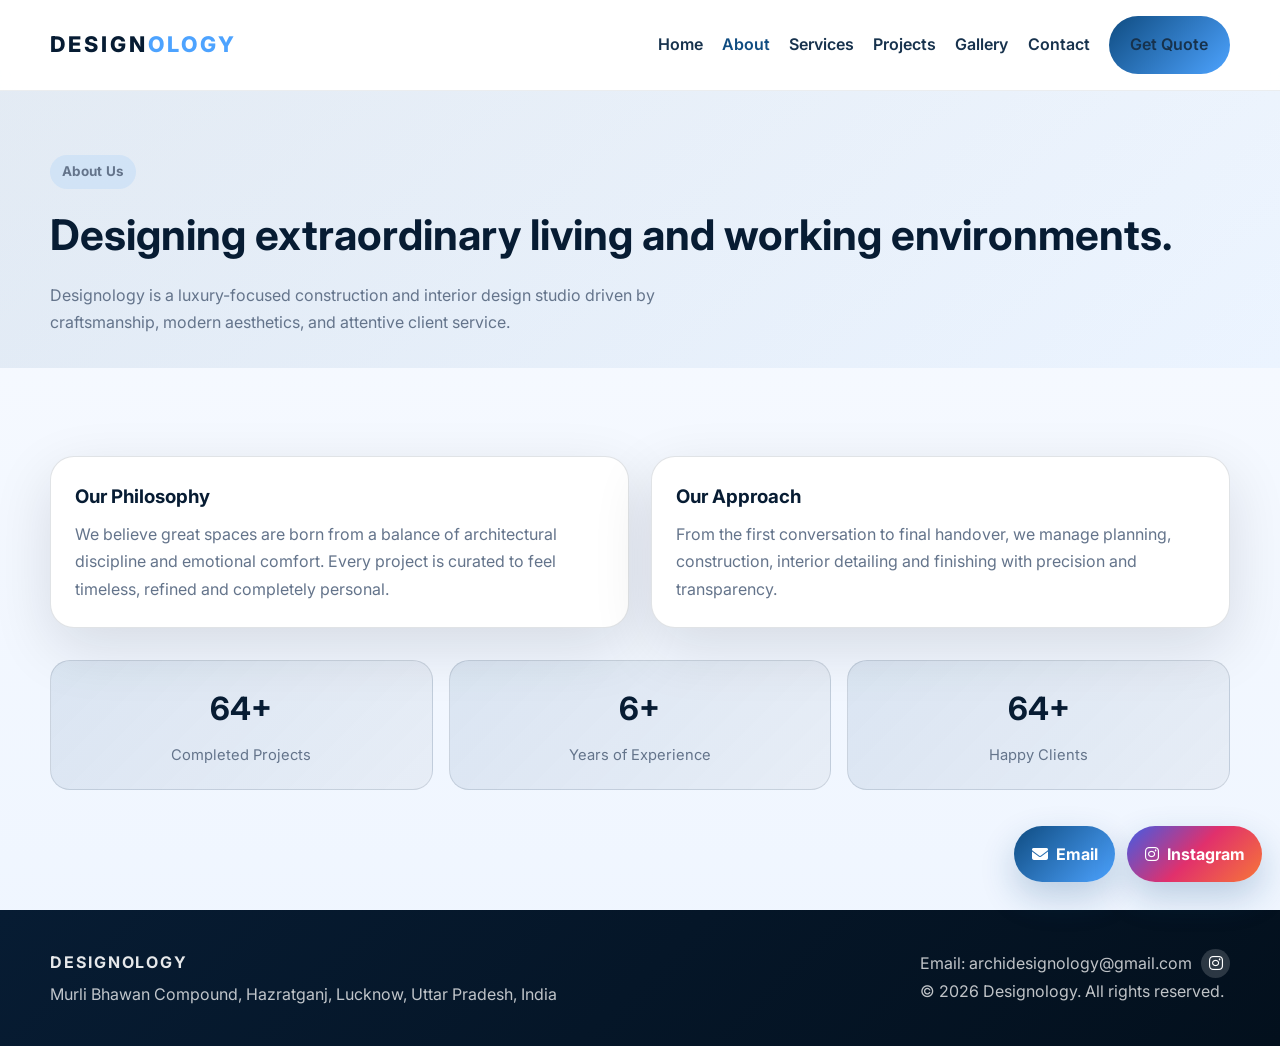
<file: about.html>
<!DOCTYPE html>
<html lang="en">
  <head>
    <meta charset="UTF-8" />
    <meta name="viewport" content="width=device-width, initial-scale=1.0" />
    <title>About | Designology</title>
    <link rel="preconnect" href="https://fonts.googleapis.com" />
    <link rel="preconnect" href="https://fonts.gstatic.com" crossorigin />
    <link href="https://fonts.googleapis.com/css2?family=Inter:wght@400;500;600;700;800&display=swap" rel="stylesheet" />
    <link rel="stylesheet" href="https://cdnjs.cloudflare.com/ajax/libs/font-awesome/6.5.2/css/all.min.css" crossorigin="anonymous" referrerpolicy="no-referrer" />
    <link rel="stylesheet" href="styles.css" />
  </head>
  <body>
    <header class="navbar">
      <div class="container">
        <a class="brand" href="index.html">DESIGN<span>OLOGY</span></a>
        <button class="menu-toggle" aria-label="Open menu">☰</button>
        <nav class="nav-links">
          <a href="index.html">Home</a>
          <a href="about.html" class="active">About</a>
          <a href="services.html">Services</a>
          <a href="projects.html">Projects</a>
          <a href="gallery.html">Gallery</a>
          <a href="contact.html">Contact</a>
          <a href="quote.html" class="btn btn-primary">Get Quote</a>
        </nav>
      </div>
    </header>

    <main>
      <section class="page-hero">
        <div class="container reveal">
          <p class="badge">About Us</p>
          <h1>Designing extraordinary living and working environments.</h1>
          <p>Designology is a luxury-focused construction and interior design studio driven by craftsmanship, modern aesthetics, and attentive client service.</p>
        </div>
      </section>

      <section class="section">
        <div class="container grid-2">
          <div class="card reveal">
            <h3>Our Philosophy</h3>
            <p>We believe great spaces are born from a balance of architectural discipline and emotional comfort. Every project is curated to feel timeless, refined and completely personal.</p>
          </div>
          <div class="card reveal">
            <h3>Our Approach</h3>
            <p>From the first conversation to final handover, we manage planning, construction, interior detailing and finishing with precision and transparency.</p>
          </div>
        </div>
        <div class="container">
          <div class="stats-grid reveal">
            <div class="stat"><strong data-target="70" data-suffix="+">0</strong><span>Completed Projects</span></div>
            <div class="stat"><strong data-target="7" data-suffix="+">0</strong><span>Years of Experience</span></div>
            <div class="stat"><strong data-target="70" data-suffix="+">0</strong><span>Happy Clients</span></div>
          </div>
        </div>
      </section>
    </main>

    <footer class="footer">
      <div class="container">
        <div>
          <strong>DESIGNOLOGY</strong>
          <p>Murli Bhawan Compound, Hazratganj, Lucknow, Uttar Pradesh, India</p>
        </div>
        <div>
          <p class="footer-contact">
            <span>Email: archidesignology@gmail.com</span>
            <a class="footer-social-link" href="https://www.instagram.com/designology11/" target="_blank" rel="noopener noreferrer" aria-label="Visit Designology on Instagram">
              <i class="fa-brands fa-instagram" aria-hidden="true"></i>
            </a>
          </p>
          <p>© <span id="year"></span> Designology. All rights reserved.</p>
        </div>
      </div>
    </footer>

    <script src="script.js"></script>
    <div class="floating-actions">
      <a class="floating-action floating-email" href="mailto:archidesignology@gmail.com" aria-label="Email Designology">
        <i class="fa-solid fa-envelope" aria-hidden="true"></i>
        <span>Email</span>
      </a>
      <a class="floating-action floating-instagram" href="https://www.instagram.com/designology11/" target="_blank" rel="noopener noreferrer" aria-label="Visit Designology on Instagram">
        <i class="fa-brands fa-instagram" aria-hidden="true"></i>
        <span>Instagram</span>
      </a>
    </div>
  </body>
</html>
</file>
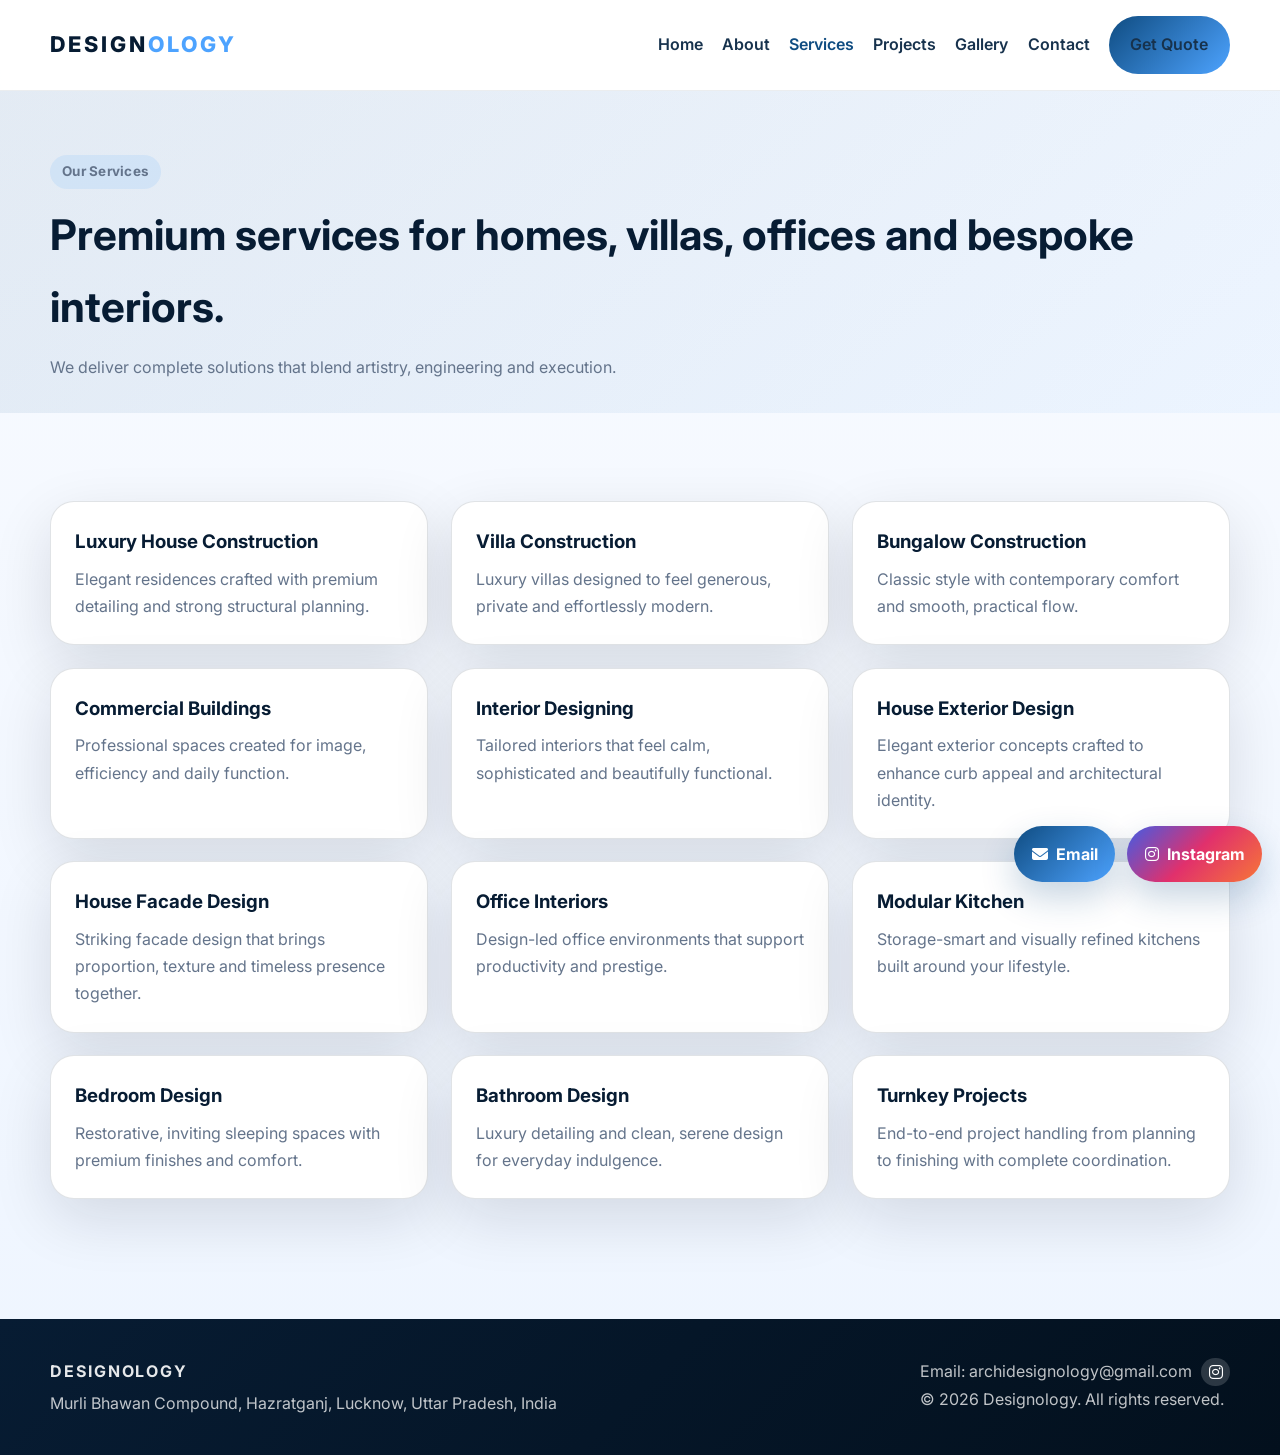
<file: services.html>
<!DOCTYPE html>
<html lang="en">
  <head>
    <meta charset="UTF-8" />
    <meta name="viewport" content="width=device-width, initial-scale=1.0" />
    <title>Services | Designology</title>
    <link rel="preconnect" href="https://fonts.googleapis.com" />
    <link rel="preconnect" href="https://fonts.gstatic.com" crossorigin />
    <link href="https://fonts.googleapis.com/css2?family=Inter:wght@400;500;600;700;800&display=swap" rel="stylesheet" />
    <link rel="stylesheet" href="https://cdnjs.cloudflare.com/ajax/libs/font-awesome/6.5.2/css/all.min.css" crossorigin="anonymous" referrerpolicy="no-referrer" />
    <link rel="stylesheet" href="styles.css" />
  </head>
  <body>
    <header class="navbar">
      <div class="container">
        <a class="brand" href="index.html">DESIGN<span>OLOGY</span></a>
        <button class="menu-toggle" aria-label="Open menu">☰</button>
        <nav class="nav-links">
          <a href="index.html">Home</a>
          <a href="about.html">About</a>
          <a href="services.html" class="active">Services</a>
          <a href="projects.html">Projects</a>
          <a href="gallery.html">Gallery</a>
          <a href="contact.html">Contact</a>
          <a href="quote.html" class="btn btn-primary">Get Quote</a>
        </nav>
      </div>
    </header>

    <main>
      <section class="page-hero">
        <div class="container reveal">
          <p class="badge">Our Services</p>
          <h1>Premium services for homes, villas, offices and bespoke interiors.</h1>
          <p>We deliver complete solutions that blend artistry, engineering and execution.</p>
        </div>
      </section>

      <section class="section">
        <div class="container grid-3">
          <div class="card reveal"><h3>Luxury House Construction</h3><p>Elegant residences crafted with premium detailing and strong structural planning.</p></div>
          <div class="card reveal"><h3>Villa Construction</h3><p>Luxury villas designed to feel generous, private and effortlessly modern.</p></div>
          <div class="card reveal"><h3>Bungalow Construction</h3><p>Classic style with contemporary comfort and smooth, practical flow.</p></div>
          <div class="card reveal"><h3>Commercial Buildings</h3><p>Professional spaces created for image, efficiency and daily function.</p></div>
          <div class="card reveal"><h3>Interior Designing</h3><p>Tailored interiors that feel calm, sophisticated and beautifully functional.</p></div>
          <div class="card reveal"><h3>House Exterior Design</h3><p>Elegant exterior concepts crafted to enhance curb appeal and architectural identity.</p></div>
          <div class="card reveal"><h3>House Facade Design</h3><p>Striking facade design that brings proportion, texture and timeless presence together.</p></div>
          <div class="card reveal"><h3>Office Interiors</h3><p>Design-led office environments that support productivity and prestige.</p></div>
          <div class="card reveal"><h3>Modular Kitchen</h3><p>Storage-smart and visually refined kitchens built around your lifestyle.</p></div>
          <div class="card reveal"><h3>Bedroom Design</h3><p>Restorative, inviting sleeping spaces with premium finishes and comfort.</p></div>
          <div class="card reveal"><h3>Bathroom Design</h3><p>Luxury detailing and clean, serene design for everyday indulgence.</p></div>
          <div class="card reveal"><h3>Turnkey Projects</h3><p>End-to-end project handling from planning to finishing with complete coordination.</p></div>
        </div>
      </section>
    </main>

    <footer class="footer">
      <div class="container">
        <div>
          <strong>DESIGNOLOGY</strong>
          <p>Murli Bhawan Compound, Hazratganj, Lucknow, Uttar Pradesh, India</p>
        </div>
        <div>
          <p class="footer-contact">
            <span>Email: archidesignology@gmail.com</span>
            <a class="footer-social-link" href="https://www.instagram.com/designology11/" target="_blank" rel="noopener noreferrer" aria-label="Visit Designology on Instagram">
              <i class="fa-brands fa-instagram" aria-hidden="true"></i>
            </a>
          </p>
          <p>© <span id="year"></span> Designology. All rights reserved.</p>
        </div>
      </div>
    </footer>

    <script src="script.js"></script>
    <div class="floating-actions">
      <a class="floating-action floating-email" href="mailto:archidesignology@gmail.com" aria-label="Email Designology">
        <i class="fa-solid fa-envelope" aria-hidden="true"></i>
        <span>Email</span>
      </a>
      <a class="floating-action floating-instagram" href="https://www.instagram.com/designology11/" target="_blank" rel="noopener noreferrer" aria-label="Visit Designology on Instagram">
        <i class="fa-brands fa-instagram" aria-hidden="true"></i>
        <span>Instagram</span>
      </a>
    </div>
  </body>
</html>
</file>
<file: styles.css>
:root {
  --primary: #0f4c81;
  --secondary: #4da3ff;
  --accent: #071c33;
  --dark: #03101d;
  --light: #f5f8fc;
  --white: #ffffff;
  --text: #17324d;
  --muted: #64748b;
  --border: rgba(7, 28, 51, 0.12);
  --shadow: 0 20px 60px rgba(4, 19, 34, 0.12);
}

* { box-sizing: border-box; margin: 0; padding: 0; }
html { scroll-behavior: smooth; }
body {
  font-family: 'Manrope', 'Inter', 'Segoe UI', Arial, sans-serif;
  color: var(--text);
  background: linear-gradient(180deg, #f9fbff 0%, #eef5ff 100%);
  line-height: 1.7;
}
a { color: inherit; text-decoration: none; }
img { width: 100%; display: block; }
.container { width: min(1180px, calc(100% - 2rem)); margin: 0 auto; }
.section { padding: 5.5rem 0; }
.section-title { font-size: clamp(1.8rem, 2.4vw, 2.7rem); font-weight: 800; margin-bottom: 0.9rem; color: var(--accent); line-height: 1.2; }
.section-subtitle { color: var(--muted); max-width: 720px; margin-bottom: 2rem; font-size: 1rem; }
.btn {
  display: inline-flex;
  align-items: center;
  justify-content: center;
  border: 0;
  border-radius: 999px;
  padding: 0.95rem 1.35rem;
  font-weight: 700;
  cursor: pointer;
  transition: transform .25s ease, box-shadow .25s ease, background .25s ease;
}
.btn:hover { transform: translateY(-2px); box-shadow: var(--shadow); }
.btn-primary { background: linear-gradient(135deg, var(--primary), var(--secondary)); color: var(--white); }
.btn-secondary { background: rgba(255,255,255,.18); color: var(--white); border: 1px solid rgba(255,255,255,.2); }

.navbar {
  position: sticky;
  top: 0;
  z-index: 1000;
  background: rgba(255,255,255,0.88);
  backdrop-filter: blur(12px);
  border-bottom: 1px solid rgba(7, 28, 51, 0.08);
}
.navbar .container {
  display: flex;
  align-items: center;
  justify-content: space-between;
  padding: 1rem 0;
}
.brand {
  font-size: 1.35rem;
  font-weight: 800;
  letter-spacing: 0.14em;
  color: var(--accent);
}
.brand span { color: var(--secondary); }
.nav-links {
  display: flex;
  gap: 1.2rem;
  align-items: center;
}
.nav-links a {
  font-weight: 600;
  color: var(--text);
  transition: color .2s ease;
}
.nav-links a:hover, .nav-links a.active { color: var(--primary); }
.menu-toggle { display: none; background: transparent; border: 0; font-size: 1.55rem; color: var(--accent); }

.hero {
  position: relative;
  min-height: 92vh;
  display: grid;
  place-items: center;
  overflow: hidden;
}
.hero::before {
  content: '';
  position: absolute;
  inset: 0;
  background: linear-gradient(135deg, rgba(3, 16, 29, 0.84), rgba(15, 76, 129, 0.55)), url('https://images.unsplash.com/photo-1512918728675-ed5a9ecdebfd?auto=format&fit=crop&w=1800&q=80') center/cover;
  transform: scale(1.04);
  z-index: -2;
}
.hero::after {
  content: '';
  position: absolute;
  inset: 0;
  background: linear-gradient(90deg, rgba(3,16,29,.65) 0%, rgba(3,16,29,.3) 50%, rgba(3,16,29,.58) 100%);
  z-index: -1;
}
.hero .container {
  display: grid;
  grid-template-columns: 1.15fr .85fr;
  gap: 2.6rem;
  align-items: center;
  padding: 4.5rem 0;
}
.hero h1 {
  font-size: clamp(2.6rem, 4.8vw, 4.6rem);
  line-height: 1.08;
  color: var(--white);
  margin-bottom: 1rem;
  letter-spacing: -0.02em;
}
.hero p { color: rgba(255,255,255,0.9); font-size: 1.05rem; margin-bottom: 1.4rem; max-width: 640px; }
.hero-actions { display: flex; flex-wrap: wrap; gap: 1rem; margin-top: 1.3rem; }
.hero-badges { display: flex; flex-wrap: wrap; gap: 0.8rem; margin-top: 1.3rem; }
.hero-badges span { background: rgba(255,255,255,.16); color: var(--white); padding: .65rem .95rem; border-radius: 999px; border: 1px solid rgba(255,255,255,.2); font-size: .95rem; }
.hero-card {
  background: rgba(255,255,255,0.97);
  border: 1px solid rgba(255,255,255,.35);
  border-radius: 24px;
  padding: 1.6rem;
  box-shadow: var(--shadow);
}
.hero-card h3 { color: var(--accent); margin-bottom: .45rem; font-size: 1.15rem; }
.hero-card ul { list-style: none; display: grid; gap: .75rem; margin-top: 1rem; }
.hero-card li { display: flex; gap: .6rem; color: var(--muted); }
.hero-card li::before { content: '✦'; color: var(--secondary); }

.grid-2, .grid-3 { display: grid; gap: 1.4rem; }
.grid-2 { grid-template-columns: repeat(2, minmax(0, 1fr)); }
.grid-3 { grid-template-columns: repeat(3, minmax(0, 1fr)); }
.card, .project-card, .gallery-card, .testimonial, .contact-card .card {
  background: var(--white);
  border: 1px solid var(--border);
  border-radius: 24px;
  box-shadow: var(--shadow);
}
.card { padding: 1.5rem; }
.card h3 { margin-bottom: .5rem; color: var(--accent); }
.card p { color: var(--muted); }

.stats-grid { display: grid; grid-template-columns: repeat(3, minmax(0, 1fr)); gap: 1rem; margin-top: 2rem; }
.stat {
  background: linear-gradient(135deg, rgba(15, 76, 129, 0.1), rgba(4, 17, 34, 0.04));
  border: 1px solid var(--border);
  border-radius: 20px;
  padding: 1.35rem;
  text-align: center;
}
.stat strong { display: block; font-size: 2rem; color: var(--accent); margin-bottom: .25rem; }
.stat span { color: var(--muted); font-size: .92rem; }

.project-card, .gallery-card, .testimonial { overflow: hidden; }
.project-card img, .gallery-card img { height: 240px; object-fit: cover; }
.project-card .content, .gallery-card .content, .testimonial .content { padding: 1.25rem; }
.project-card h3, .gallery-card h3 { color: var(--accent); margin-bottom: .4rem; }
.project-card p, .gallery-card p, .testimonial p { color: var(--muted); }
.project-card:hover, .gallery-card:hover { transform: translateY(-4px); transition: transform .3s ease; }
.badge { display: inline-block; background: rgba(77,163,255,.12); color: var(--primary); border-radius: 999px; padding: .35rem .75rem; font-size: .84rem; font-weight: 700; margin-bottom: .65rem; letter-spacing: .02em; }

.timeline { display: grid; gap: 1rem; }
.timeline-item {
  display: flex; gap: 1rem;
  background: var(--white);
  border: 1px solid var(--border);
  border-radius: 20px;
  padding: 1rem 1.2rem;
  box-shadow: var(--shadow);
}
.timeline-item .number { width: 42px; height: 42px; border-radius: 50%; display: grid; place-items: center; background: linear-gradient(135deg, var(--primary), var(--secondary)); color: var(--white); font-weight: 800; }

.insta-strip { display: grid; grid-template-columns: repeat(3, minmax(0, 1fr)); gap: 1rem; }
.insta-card {
  position: relative;
  overflow: hidden;
  border-radius: 20px;
  box-shadow: var(--shadow);
  min-height: 220px;
  background: linear-gradient(135deg, rgba(13, 36, 63, 0.95), rgba(77, 163, 255, 0.92));
}
.insta-card img {
  height: 100%;
  object-fit: cover;
  transition: transform .35s ease;
}
.insta-card:hover img { transform: scale(1.06); }
.insta-card::after {
  content: '';
  position: absolute;
  inset: 0;
  background: linear-gradient(180deg, transparent 0%, rgba(3, 16, 29, 0.45) 100%);
}
.insta-card .insta-meta {
  position: absolute;
  inset: auto 0 0 0;
  z-index: 1;
  padding: 1rem;
  color: var(--white);
  font-weight: 700;
}
.insta-action {
  display: inline-flex;
  align-items: center;
  justify-content: center;
  gap: 0.55rem;
  margin-top: 1.2rem;
  padding: 0.95rem 1.4rem;
  border-radius: 999px;
  background: linear-gradient(135deg, #405DE6, #E1306C, #F77737);
  color: var(--white);
  font-weight: 800;
  box-shadow: var(--shadow);
}

.map-frame { border: 0; width: 100%; min-height: 340px; border-radius: 24px; box-shadow: var(--shadow); }

.contact-card { display: grid; grid-template-columns: 1fr 1fr; gap: 2rem; align-items: start; }
.info-list { list-style: none; display: grid; gap: .8rem; color: var(--muted); }
.info-list strong { color: var(--accent); }
.form-grid { display: grid; gap: 1rem; }
label { font-weight: 700; color: var(--accent); }
input, select, textarea {
  width: 100%; border: 1px solid var(--border); border-radius: 14px; padding: .9rem 1rem; font: inherit; background: #f9fcff;
  color: var(--text);
}
textarea { min-height: 120px; resize: vertical; }
.success { display: none; margin-top: 1rem; padding: .9rem 1rem; border-radius: 12px; background: rgba(16, 185, 129, .15); color: #0f766e; font-weight: 700; }
.success.error { background: rgba(248, 113, 113, .14); color: #b91c1c; }

.page-hero {
  padding: 4rem 0 2rem;
  background: linear-gradient(135deg, rgba(15,76,129,.09), rgba(77,163,255,.06));
}
.page-hero h1 { font-size: clamp(2rem, 3.3vw, 2.8rem); color: var(--accent); margin-bottom: .7rem; }
.page-hero p { color: var(--muted); max-width: 700px; }

.footer {
  background: linear-gradient(135deg, var(--accent), var(--dark));
  color: rgba(255,255,255,.9);
  padding: 2.4rem 0;
  margin-top: 2rem;
}
.footer .container { display: flex; justify-content: space-between; gap: 1.2rem; flex-wrap: wrap; }
.footer strong { display: block; margin-bottom: .3rem; letter-spacing: .12em; }
.footer p { color: rgba(255,255,255,.75); }
.footer-contact {
  display: inline-flex;
  align-items: center;
  gap: 0.6rem;
  flex-wrap: wrap;
  margin: 0;
}
.footer-social-link {
  display: inline-flex;
  align-items: center;
  justify-content: center;
  width: 1.8rem;
  height: 1.8rem;
  border-radius: 50%;
  background: rgba(255,255,255,.16);
  color: var(--white);
  transition: transform .2s ease, background .2s ease;
}
.footer-social-link:hover {
  transform: translateY(-1px);
  background: rgba(255,255,255,.24);
}
.footer-social-link svg {
  width: 1rem;
  height: 1rem;
  fill: currentColor;
}

.floating-actions {
  position: fixed;
  right: 1.1rem;
  bottom: 1.1rem;
  z-index: 1200;
  display: flex;
  align-items: center;
  gap: 0.75rem;
}
.floating-action {
  display: inline-flex;
  align-items: center;
  justify-content: center;
  gap: 0.5rem;
  padding: 0.9rem 1.1rem;
  border-radius: 999px;
  color: var(--white);
  font-weight: 700;
  box-shadow: 0 15px 35px rgba(15, 76, 129, 0.24);
  transition: transform .25s ease, box-shadow .25s ease;
}
.floating-action:hover {
  transform: translateY(-2px);
  box-shadow: 0 18px 36px rgba(15, 76, 129, 0.28);
}
.floating-action svg {
  width: 1rem;
  height: 1rem;
  flex-shrink: 0;
}
.floating-email {
  background: linear-gradient(135deg, var(--primary), var(--secondary));
}
.floating-instagram {
  background: linear-gradient(135deg, #405DE6, #E1306C, #F77737);
}

.reveal { opacity: 0; transform: translateY(28px); transition: all .75s ease; }
.reveal.visible { opacity: 1; transform: translateY(0); }

@media (max-width: 900px) {
  .hero .container, .contact-card { grid-template-columns: 1fr; }
  .grid-3, .insta-strip { grid-template-columns: repeat(2, minmax(0, 1fr)); }
  .stats-grid { grid-template-columns: 1fr; }
}
@media (max-width: 760px) {
  .nav-links { position: absolute; top: 70px; right: 1rem; display: none; flex-direction: column; background: var(--white); padding: 1rem; border: 1px solid var(--border); border-radius: 18px; box-shadow: var(--shadow); }
  .nav-links.open { display: flex; }
  .menu-toggle { display: block; }
  .grid-2, .grid-3, .insta-strip { grid-template-columns: 1fr; }
  .section { padding: 4rem 0; }
  .hero { min-height: 100vh; }
  .hero .container { padding: 3rem 0; }
  .hero h1 { font-size: 2.4rem; }
  .floating-actions { right: .75rem; bottom: .75rem; gap: .6rem; }
  .floating-action { padding: .8rem .95rem; font-size: .92rem; }
}
</file>
